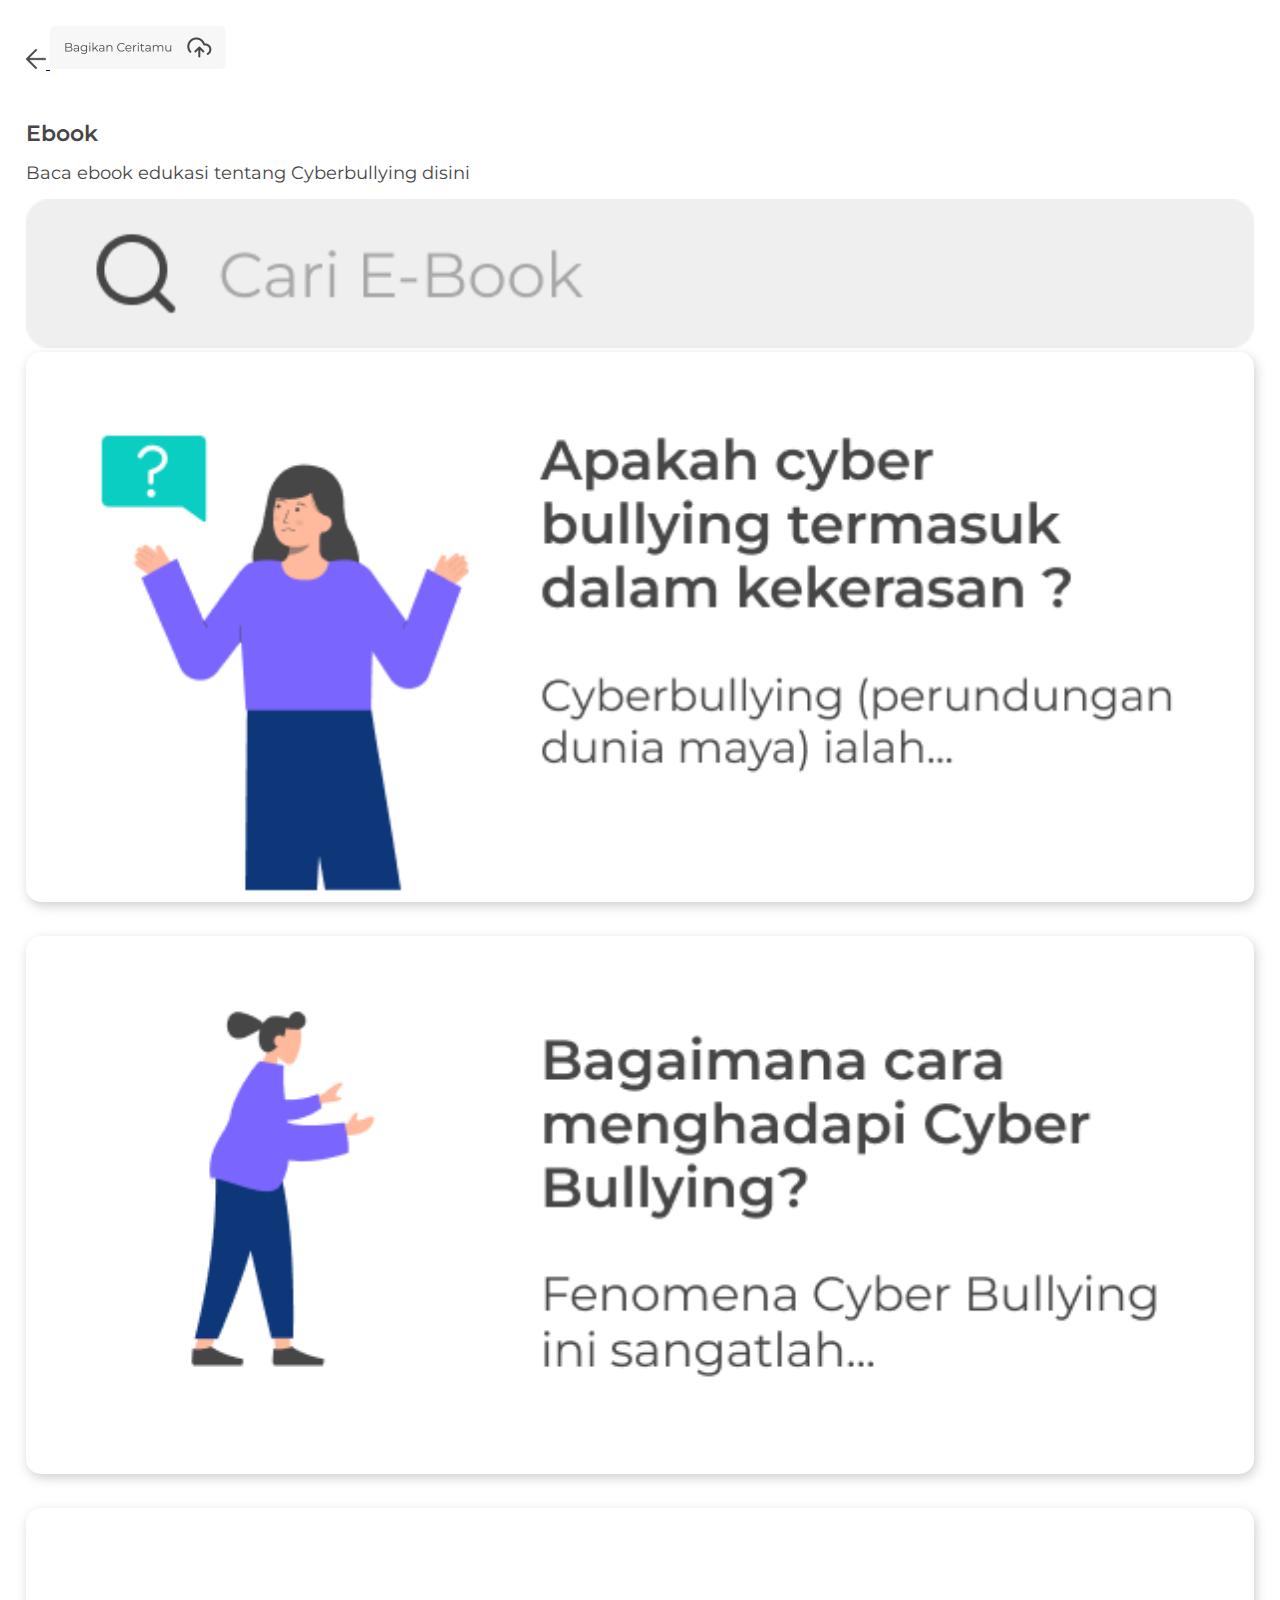
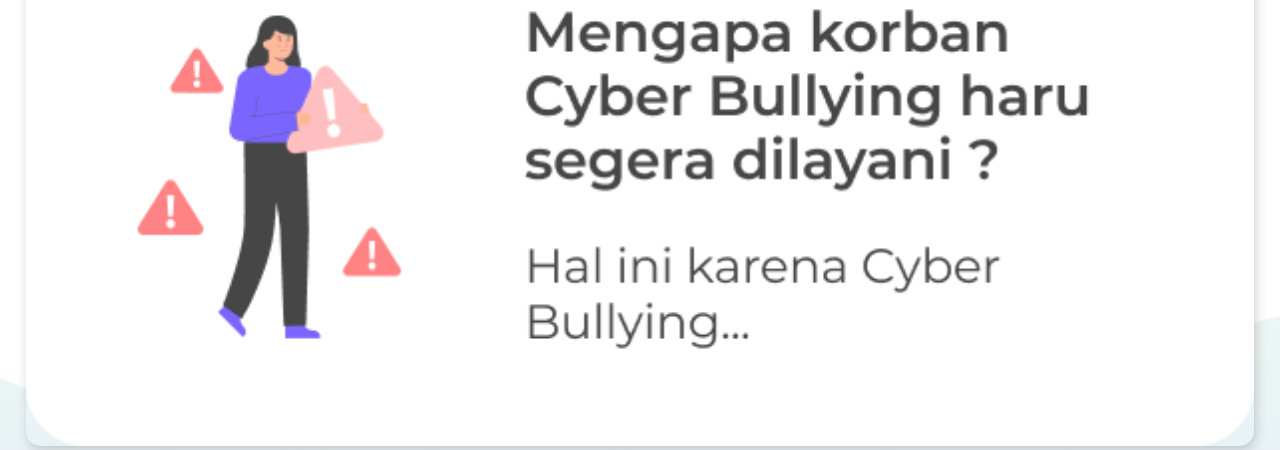
<file: ebook-index.html>
<!doctype html>
<html lang="en">
  <head>
    <meta charset="utf-8">
    <meta name="viewport" content="width=device-width, initial-scale=1">
    <title>home screen</title>
    <link href="https://cdn.jsdelivr.net/npm/bootstrap@5.2.2/dist/css/bootstrap.min.css" rel="stylesheet" integrity="sha384-Zenh87qX5JnK2Jl0vWa8Ck2rdkQ2Bzep5IDxbcnCeuOxjzrPF/et3URy9Bv1WTRi" crossorigin="anonymous">
    <link rel="stylesheet" href="ebook-style.css">
    <link rel="stylesheet" href="./asset/sweetalert2.min.css">

  </head>
  <body>
    <div class="navigationMenu pt-3 d-flex justify-content-between">
      <a href="home-index.html">
        <img src="./IMG/grid.png" class="tombol-back">
      </a>
      <a href="#">
        <img src="./IMG/navigasi/bagikan kisahmu.jpg" class="tombol-bagikankisah">
      </a>
    </div>
    
    <div class="heading">
        <h1>Ebook</h1>
        <h2>Baca ebook edukasi tentang Cyberbullying disini</h2>
    </div>
    <div class="searchbar mt-4">
      <img src="./IMG/search.png" class="img-searchbar" alt="img-searchbar">
    </div>

    <div class="daftar-ebook">
      <a href="#">
        <img src="./IMG/lanjutkan membaca ebook-ns.png" class="img-ebook-1 shadow mt-4"/>
      </a>
      <a href="#">
        <img src="./IMG/lanjutkan membaca ebook-ns-2.png" class="img-ebook-2 shadow mt-3"/>
      </a>
      <a href="#">
        <img src="./IMG/lanjutkan membaca ebook-ns-3.png" class="img-ebook-2 shadow mt-3"/>
      </a>
    </div>
    








    <!-- Js link------------- -->
    <script src=""></script>
    <script src="https://cdn.jsdelivr.net/npm/bootstrap@5.2.2/dist/js/bootstrap.bundle.min.js" integrity="sha384-OERcA2EqjJCMA+/3y+gxIOqMEjwtxJY7qPCqsdltbNJuaOe923+mo//f6V8Qbsw3" crossorigin="anonymous"></script>


  </body>


</html>
</file>
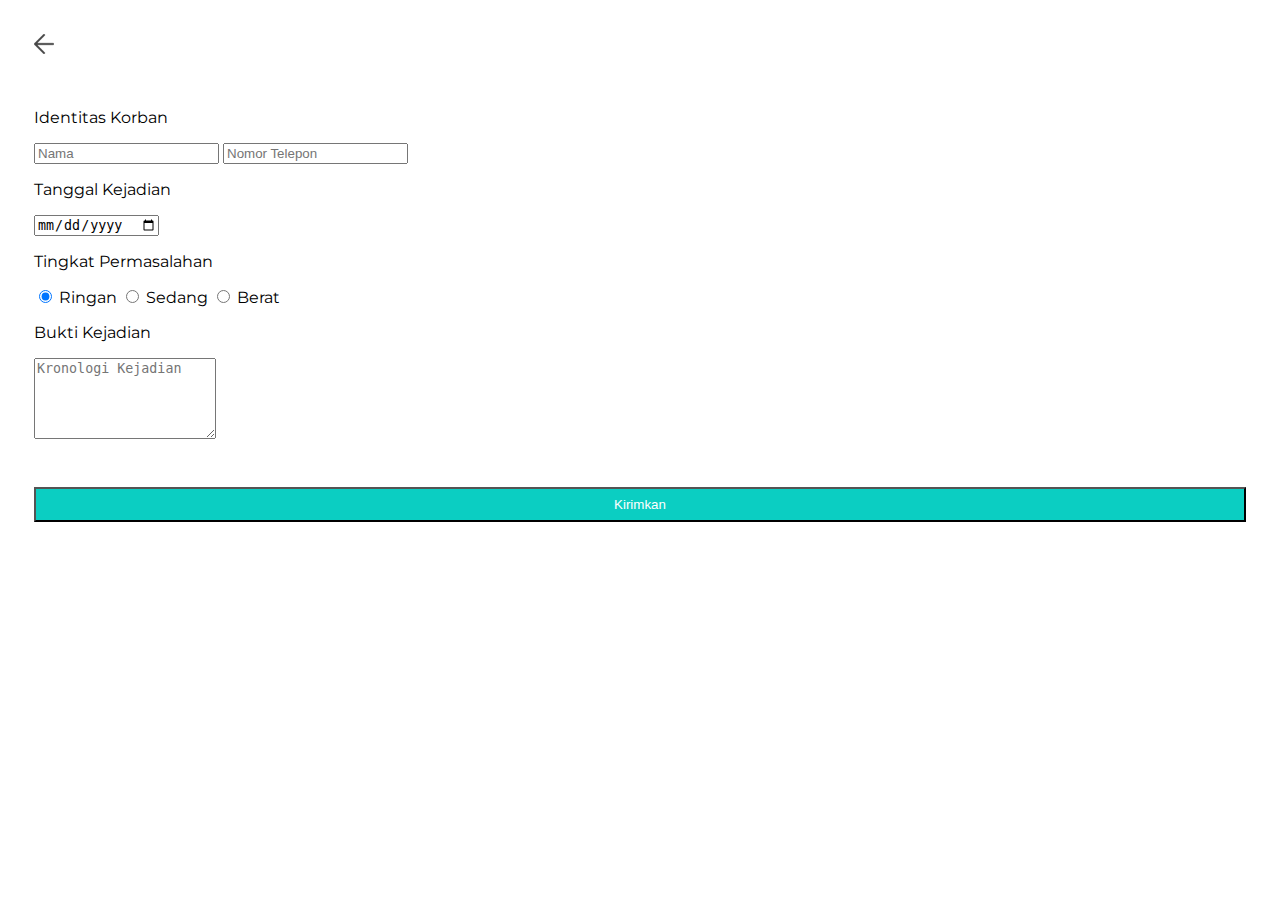
<file: form.html>
<!doctype html>
<html lang="en">
  <head>
    <meta charset="utf-8">
    <meta name="viewport" content="width=device-width, initial-scale=1">
    <title>SanCybu</title>
    <link href="https://cdn.jsdelivr.net/npm/bootstrap@5.2.2/dist/css/bootstrap.min.css" rel="stylesheet" integrity="sha384-Zenh87qX5JnK2Jl0vWa8Ck2rdkQ2Bzep5IDxbcnCeuOxjzrPF/et3URy9Bv1WTRi" crossorigin="anonymous">
    <link href="style.css" rel="stylesheet"/>
  </head>
  <body>
    <div class="navigationMenu pt-3">
      <a href="list-form.html">
        <img src="./IMG/grid.png" class="tombol-back">
      </a>
    </div>
    <div class="content">
      <p class="lead">Identitas Korban</p>
      <input type="text" class="form-control" id="nama" placeholder="Nama">
      <input type="text" class="form-control mt-2" id="nomortelepon" placeholder="Nomor Telepon">
      <p class="lead mt-3">Tanggal Kejadian</p>
      <input type="date" class="form-control" id="tanggallahir" placeholder="DD/MM/YY">

      <p class="lead mt-3">Tingkat Permasalahan</p>
      <div class="btn-group" role="group" aria-label="Basic radio toggle button group">
        <input type="radio" class="btn-check" name="btnradio" id="btnradio1" autocomplete="off" checked>
        <label class="btn btn-outline-success" for="btnradio1">Ringan</label>
      
        <input type="radio" class="btn-check" name="btnradio" id="btnradio2" autocomplete="off">
        <label class="btn btn-outline-warning" for="btnradio2">Sedang</label>
      
        <input type="radio" class="btn-check" name="btnradio" id="btnradio3" autocomplete="off">
        <label class="btn btn-outline-danger" for="btnradio3">Berat</label>
      </div>

      <p class="lead mt-3">Bukti Kejadian</p>
      <textarea class="form-control" id="kronologikejadian" placeholder="Kronologi Kejadian" rows="5"></textarea>
      <div class="tombol">
        <a href="home-index2.html">
          <button type="button" class="btn btn-light kirimkan fw-semibold rounded-2" onclick="fungsiKirimkan()">Kirimkan</button>
        </a>
      </div>
    </div>
    




    <script src="./script.js"></script>
    <script src="https://cdn.jsdelivr.net/npm/bootstrap@5.2.2/dist/js/bootstrap.bundle.min.js" integrity="sha384-OERcA2EqjJCMA+/3y+gxIOqMEjwtxJY7qPCqsdltbNJuaOe923+mo//f6V8Qbsw3" crossorigin="anonymous"></script>

  </body>
</html>
</file>
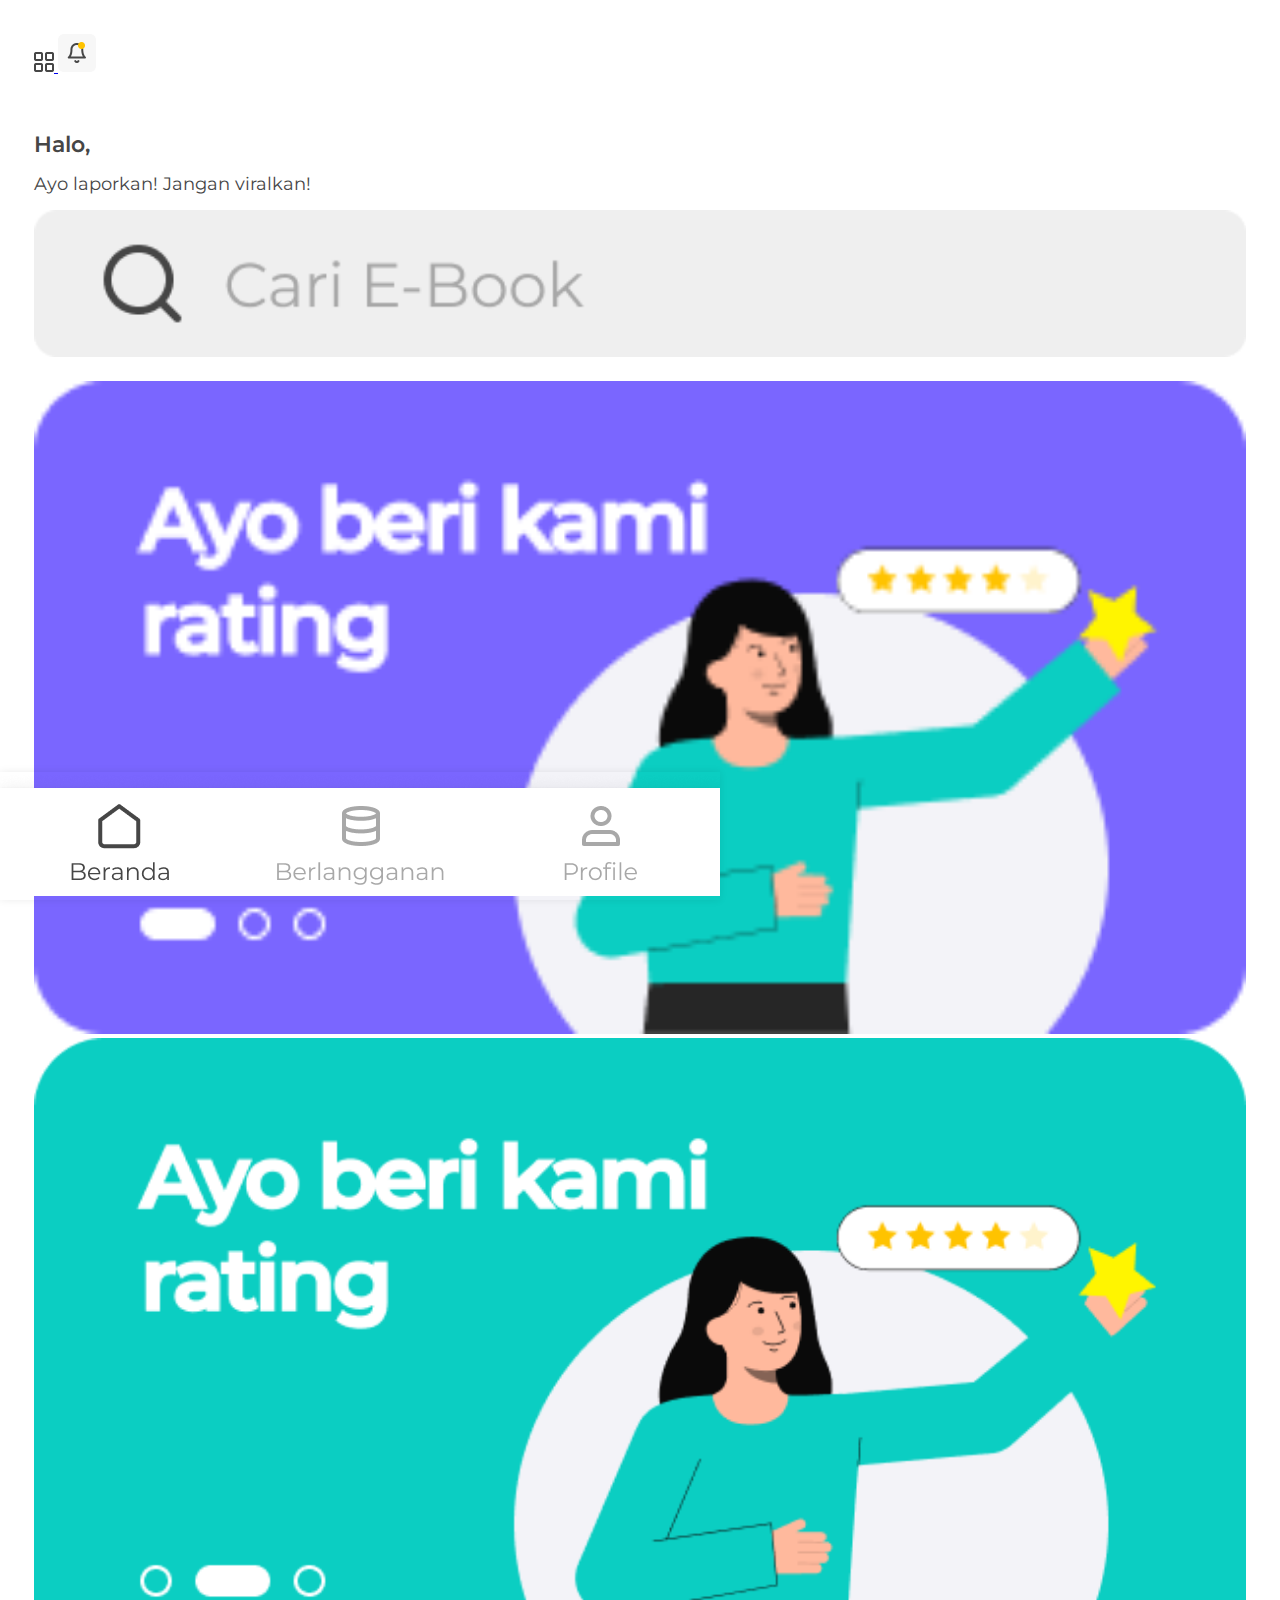
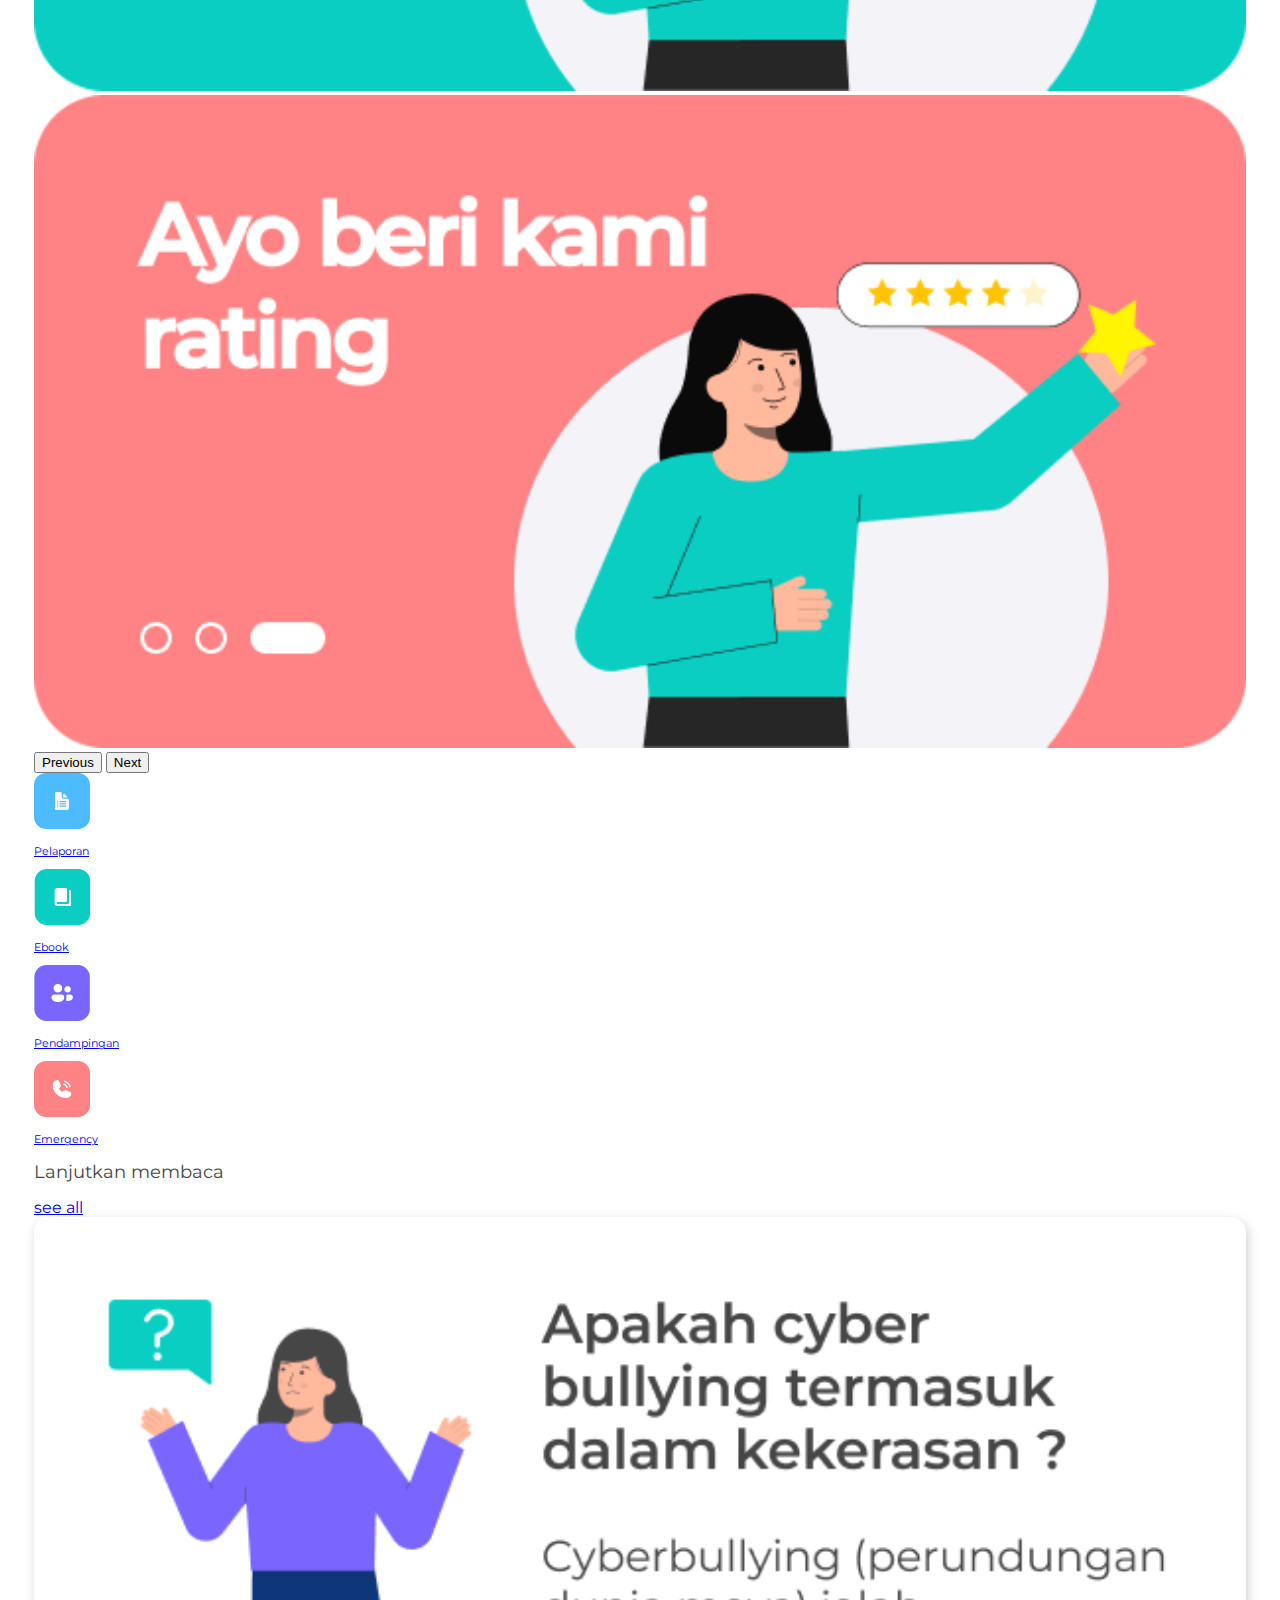
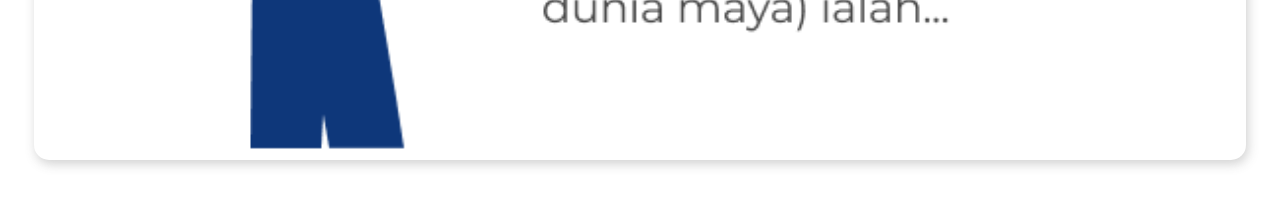
<file: home-index.html>
<!doctype html>
<html lang="en">
  <head>
    <meta charset="utf-8">
    <meta name="viewport" content="width=device-width, initial-scale=1">
    <title>home screen</title>
    <link href="https://cdn.jsdelivr.net/npm/bootstrap@5.2.2/dist/css/bootstrap.min.css" rel="stylesheet" integrity="sha384-Zenh87qX5JnK2Jl0vWa8Ck2rdkQ2Bzep5IDxbcnCeuOxjzrPF/et3URy9Bv1WTRi" crossorigin="anonymous">
    <link rel="stylesheet" href="home-style.css">
    <link rel="stylesheet" href="./asset/sweetalert2.min.css">

  </head>
  <body>
    <div class="navigationMenu pt-3 d-flex justify-content-between">
      <a href="#">
        <img src="./IMG/navigasi/kiri atas.png" class="tombol-chocolate-navigationMenu">
      </a>
      <a href="#">
        <img src="./IMG/navigasi/notification.png" class="tombol-notification-navigationMenu">
      </a>
    </div>

    <div class="heading">
        <h1>Halo,</h1>
        <h2>Ayo laporkan! Jangan viralkan!</h2>
    </div>
    <div class="searchbar mt-3">
      <img src="./IMG/search.png" class="img-searchbar" alt="img-searchbar">
    </div>







    <!-- ------------------------------------------------------------------------------ -->
    <div id="carouselExampleControls" class="carousel slide" data-bs-ride="carousel" style="margin-top: 20px;width: 100%;margin-right: auto;margin-left: auto;">
      <div class="carousel-inner" style="border-radius: 12px;">
        <div class="carousel-item active">
          <img src="./IMG/banner-ns.png" class="img-banner d-block w-100" alt="..."><!--Ganti Slide Banner dibagian src-->
        </div>
        <div class="carousel-item">
          <img src="./IMG/banner2-ns.png" class="img-banner d-block w-100" alt="..."><!--Ganti Slide Banner dibagian src-->
        </div>
        <div class="carousel-item">
          <img src="./IMG/banner3-ns.png" class="img-banner d-block w-100" alt="..."><!--Ganti Slide Banner dibagian src-->
        </div>
      </div>
          <button class="carousel-control-prev opacity-0" type="button" data-bs-target="#carouselExampleControls" data-bs-slide="prev">
            <span class="carousel-control-prev-icon" aria-hidden="true"></span>
            <span class="visually-hidden">Previous</span>
          </button>
          <button class="carousel-control-next opacity-0" type="button" data-bs-target="#carouselExampleControls" data-bs-slide="next">
            <span class="carousel-control-next-icon" aria-hidden="true"></span>
            <span class="visually-hidden">Next</span>
          </button>
    </div>


    <!-- ------------------------------------------------------------------------------ -->
    <div class="4-fitur">
      <div class="d-flex justify-content-around mt-4">
        <a href="list-form.html" class="button-position text-center">
          <img src="IMG/icon fitur/pelaporan.png" class="button-size"/>
          <p class="text-size pt-1">Pelaporan</p>
        </a>
        <a href="ebook-index.html" class="button-position text-center">
          <img src="IMG/icon fitur/ebook.png" class="button-size"/>
          <p class="text-size pt-1">Ebook</p>
        </a>
        <a href="https://api.whatsapp.com/send/?phone=082136987639&text=hi+aku+membutuhkan+pendampingan&type=phone_number&app_absent=0" class="button-position text-center">
          <img src="IMG/icon fitur/pendampingan.png" class="button-size"/>
          <p class="text-size pt-1">Pendampingan</p>
        </a>
        <a href="#" class="button-position text-center">
          <img src="IMG/icon fitur/emergecy.png" class="button-size" id="btn_emergency"/>
          <p class="text-size pt-1">Emergency</p>
        </a>
      </div>
    </div>

    <div class="d-flex justify-content-between mt-3">
        <h2>Lanjutkan membaca</h2>
        <a href="ebook-index.html" class="fw-bold">see all</a>
    </div>

    <img src="./IMG/lanjutkan membaca ebook-ns.png" class="img-banner shadow mt-3"/>







    <!-- Js link------------- -->
    <script src="home-script.js"></script>
    <script src="https://cdn.jsdelivr.net/npm/bootstrap@5.2.2/dist/js/bootstrap.bundle.min.js" integrity="sha384-OERcA2EqjJCMA+/3y+gxIOqMEjwtxJY7qPCqsdltbNJuaOe923+mo//f6V8Qbsw3" crossorigin="anonymous"></script>
    <script src="./asset/sweetalert2.min.js"></script>


  </body>

  <section class="footer">
    <div class="navigationbar">
      <img src="./IMG/navigasi/5.png" class="img-banner" alt="">
    </div>
  </section>

</html>
</file>
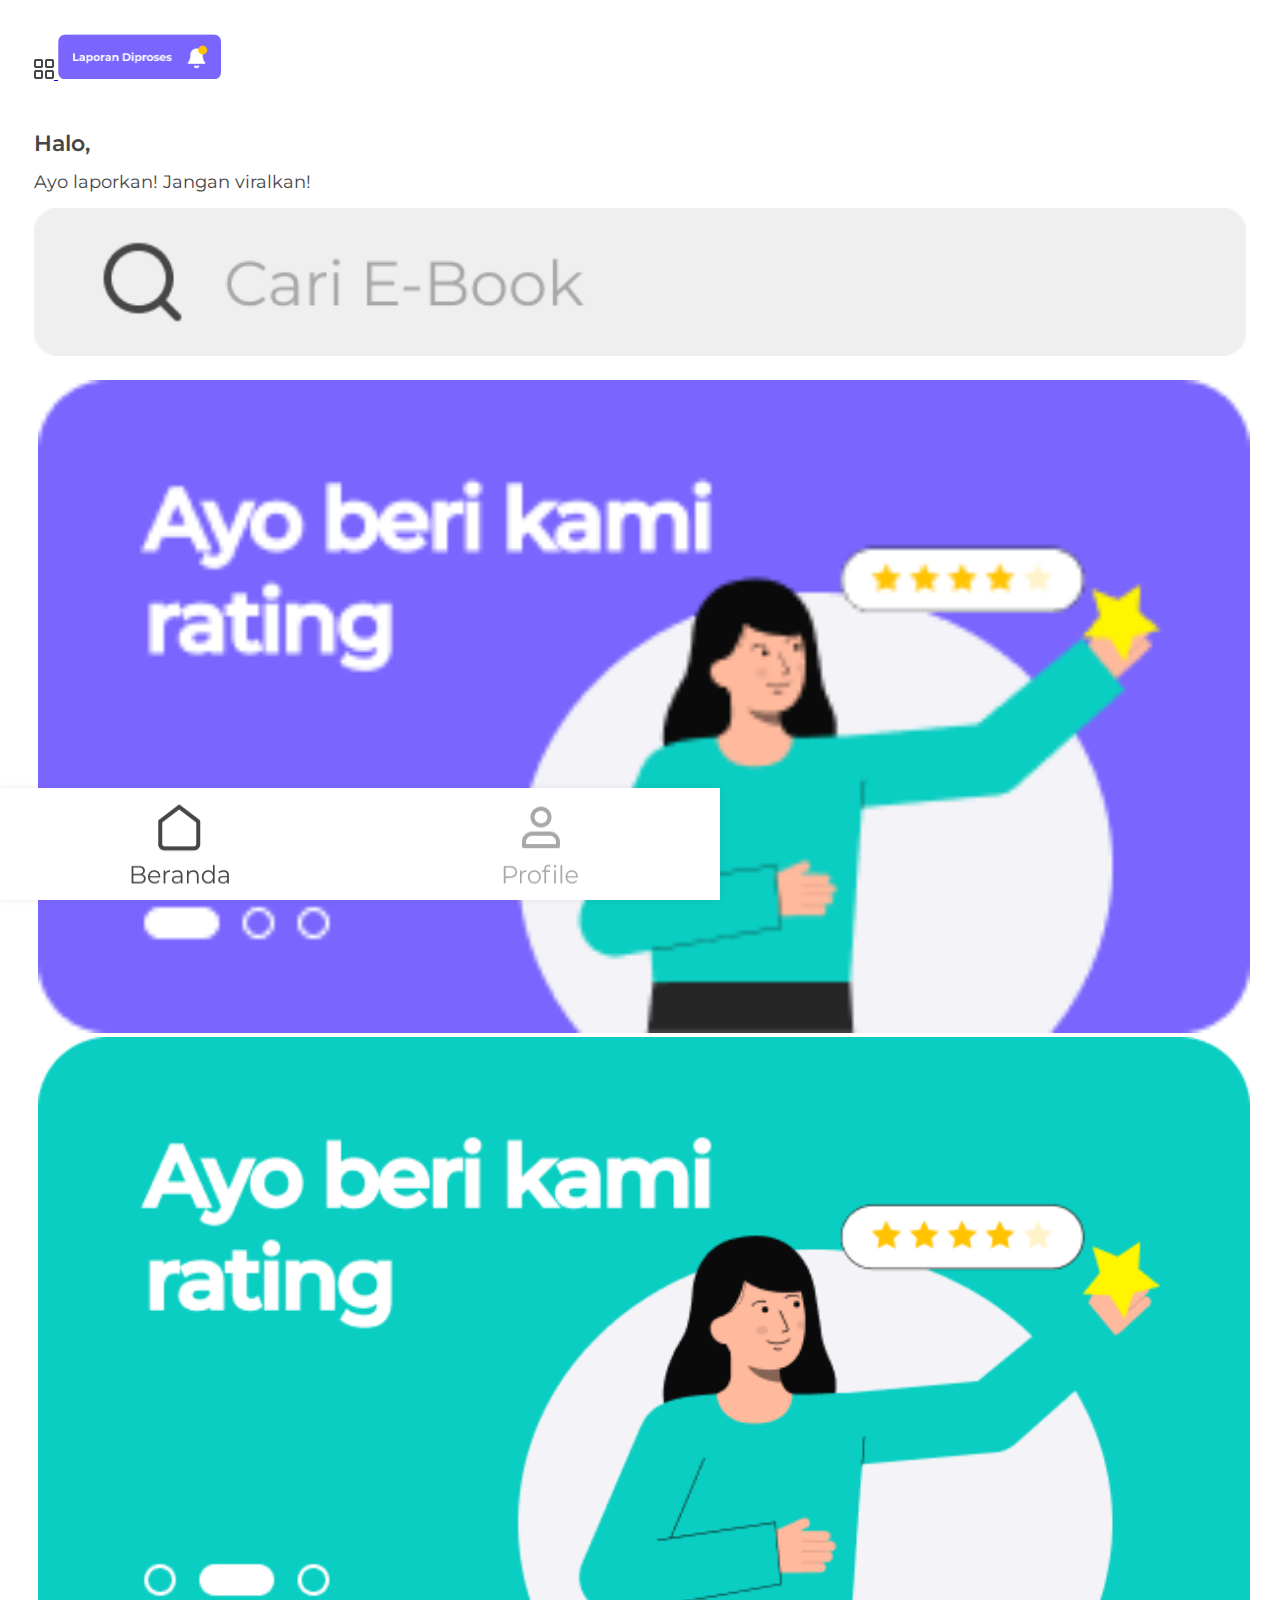
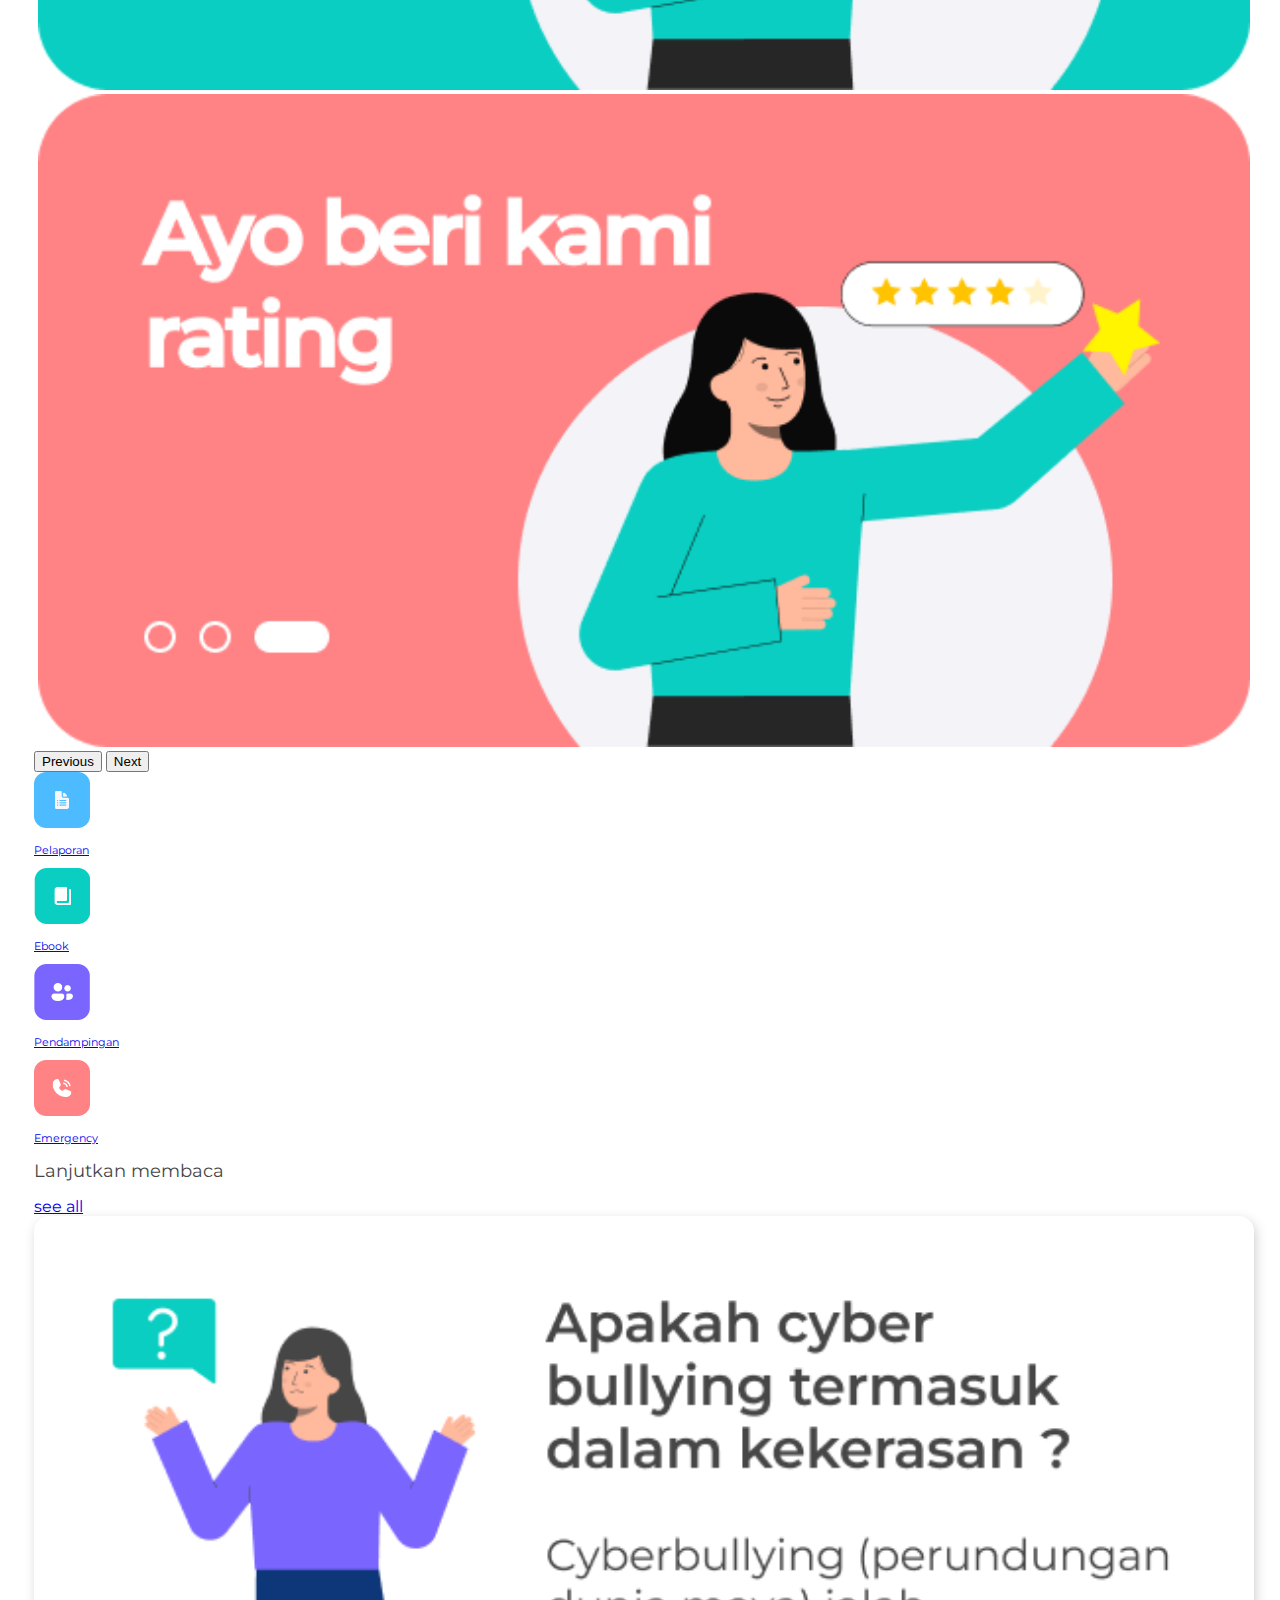
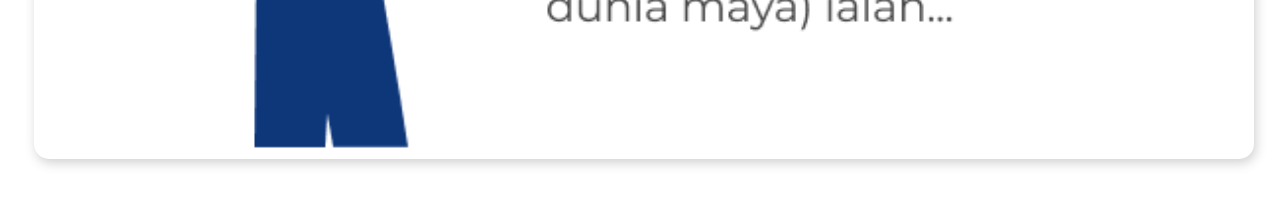
<file: home-index2.html>
<!doctype html>
<html lang="en">
  <head>
    <meta charset="utf-8">
    <meta name="viewport" content="width=device-width, initial-scale=1">
    <title>SanCybu Demo</title>
    <link href="https://cdn.jsdelivr.net/npm/bootstrap@5.2.2/dist/css/bootstrap.min.css" rel="stylesheet" integrity="sha384-Zenh87qX5JnK2Jl0vWa8Ck2rdkQ2Bzep5IDxbcnCeuOxjzrPF/et3URy9Bv1WTRi" crossorigin="anonymous">
    <link rel="stylesheet" href="home-style2.css">
    <link rel="stylesheet" href="./asset/sweetalert2.min.css">

  </head>
  <body>
    <div class="navigationMenu pt-2 d-flex justify-content-between">
      <a href="#">
        <img src="./IMG/navigasi/kiri atas.png" class="tombol-chocolate-navigationMenu mt-3">
      </a>
      <a href="home-index3.html"> 
        <img src="./IMG/navigasi/notification-diproses.jpg" class="tombol-notification-navigationMenu mt-1">
      </a>
    </div>

    <div class="heading">
        <h1>Halo,</h1>
        <h2>Ayo laporkan! Jangan viralkan!</h2>
    </div>
    <div class="searchbar mt-3">
      <img src="./IMG/search.png" class="img-searchbar" alt="img-searchbar">
    </div>







    <!-- ------------------------------------------------------------------------------ -->
    <div id="carouselExampleControls" class="carousel slide" data-bs-ride="carousel" style="margin-top: 20px;width: 100%;margin-right: auto;margin-left: auto;">
      <div class="carousel-inner" style="border-radius: 12px;">
        <div class="carousel-item active">
          <img src="./IMG/banner-ns.png" class="img-banner d-block w-100" alt="..."><!--Ganti Slide Banner dibagian src-->
        </div>
        <div class="carousel-item">
          <img src="./IMG/banner2-ns.png" class="img-banner d-block w-100" alt="..."><!--Ganti Slide Banner dibagian src-->
        </div>
        <div class="carousel-item">
          <img src="./IMG/banner3-ns.png" class="img-banner d-block w-100" alt="..."><!--Ganti Slide Banner dibagian src-->
        </div>
      </div>
          <button class="carousel-control-prev opacity-0" type="button" data-bs-target="#carouselExampleControls" data-bs-slide="prev">
            <span class="carousel-control-prev-icon" aria-hidden="true"></span>
            <span class="visually-hidden">Previous</span>
          </button>
          <button class="carousel-control-next opacity-0" type="button" data-bs-target="#carouselExampleControls" data-bs-slide="next">
            <span class="carousel-control-next-icon" aria-hidden="true"></span>
            <span class="visually-hidden">Next</span>
          </button>
    </div>


    <!-- ------------------------------------------------------------------------------ -->
    <div class="4-fitur">
      <div class="d-flex justify-content-around mt-4">
        <a href="list-form.html" class="button-position text-center">
          <img src="IMG/icon fitur/pelaporan.png" class="button-size"/>
          <p class="text-size pt-1">Pelaporan</p>
        </a>
        <a href="ebook-index.html" class="button-position text-center">
          <img src="IMG/icon fitur/ebook.png" class="button-size"/>
          <p class="text-size pt-1">Ebook</p>
        </a>
        <a href="https://api.whatsapp.com/send/?phone=082136987639&text=hi+aku+membutuhkan+pendampingan&type=phone_number&app_absent=0" class="button-position text-center">
          <img src="IMG/icon fitur/pendampingan.png" class="button-size"/>
          <p class="text-size pt-1">Pendampingan</p>
        </a>
        <a href="#" class="button-position text-center">
          <img src="IMG/icon fitur/emergecy.png" class="button-size" id="btn_emergency"/>
          <p class="text-size pt-1">Emergency</p>
        </a>
      </div>
    </div>

    <div class="d-flex justify-content-between mt-3">
        <h2>Lanjutkan membaca</h2>
        <a href="ebook-index.html" class="fw-bold">see all</a>
    </div>

    <section class="ebook">
      <a href="#">
        <img src="./IMG/lanjutkan membaca ebook-ns.png" class="img-banner shadow mt-3"/>
      </a>
    </section>







    <!-- Js link------------- -->
    <script src="home-script.js"></script>
    <script src="https://cdn.jsdelivr.net/npm/bootstrap@5.2.2/dist/js/bootstrap.bundle.min.js" integrity="sha384-OERcA2EqjJCMA+/3y+gxIOqMEjwtxJY7qPCqsdltbNJuaOe923+mo//f6V8Qbsw3" crossorigin="anonymous"></script>
    <script src="./asset/sweetalert2.min.js"></script>


  </body>

  <footer>
    <div class="navigationbar">
      <a href="#"><img src="./IMG/navigasi/Tab Bars left-active.jpg" class="nav-img" alt=""></a>
      <a href="profile.html"><img src="./IMG/navigasi/Tab Bars right.jpg" class="nav-img" alt=""></a>
    </div>
  </footer>

</html>
</file>
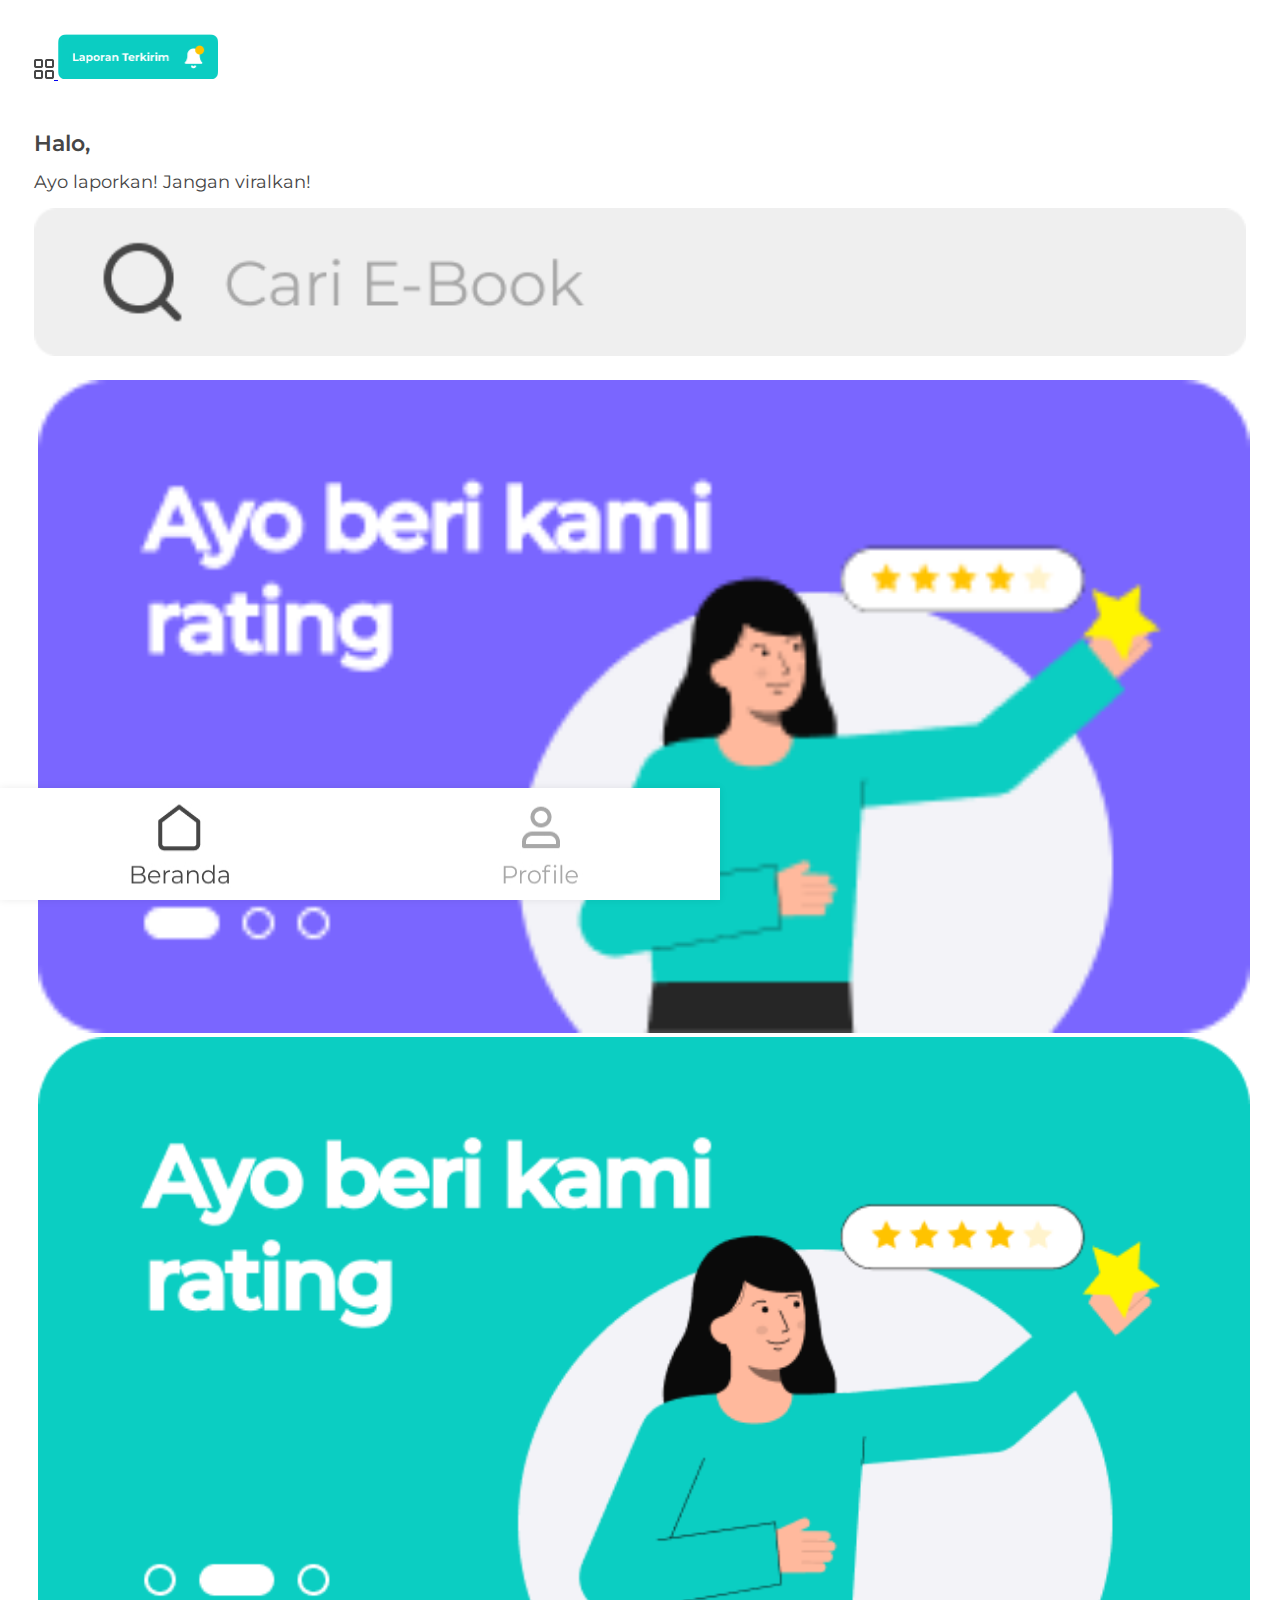
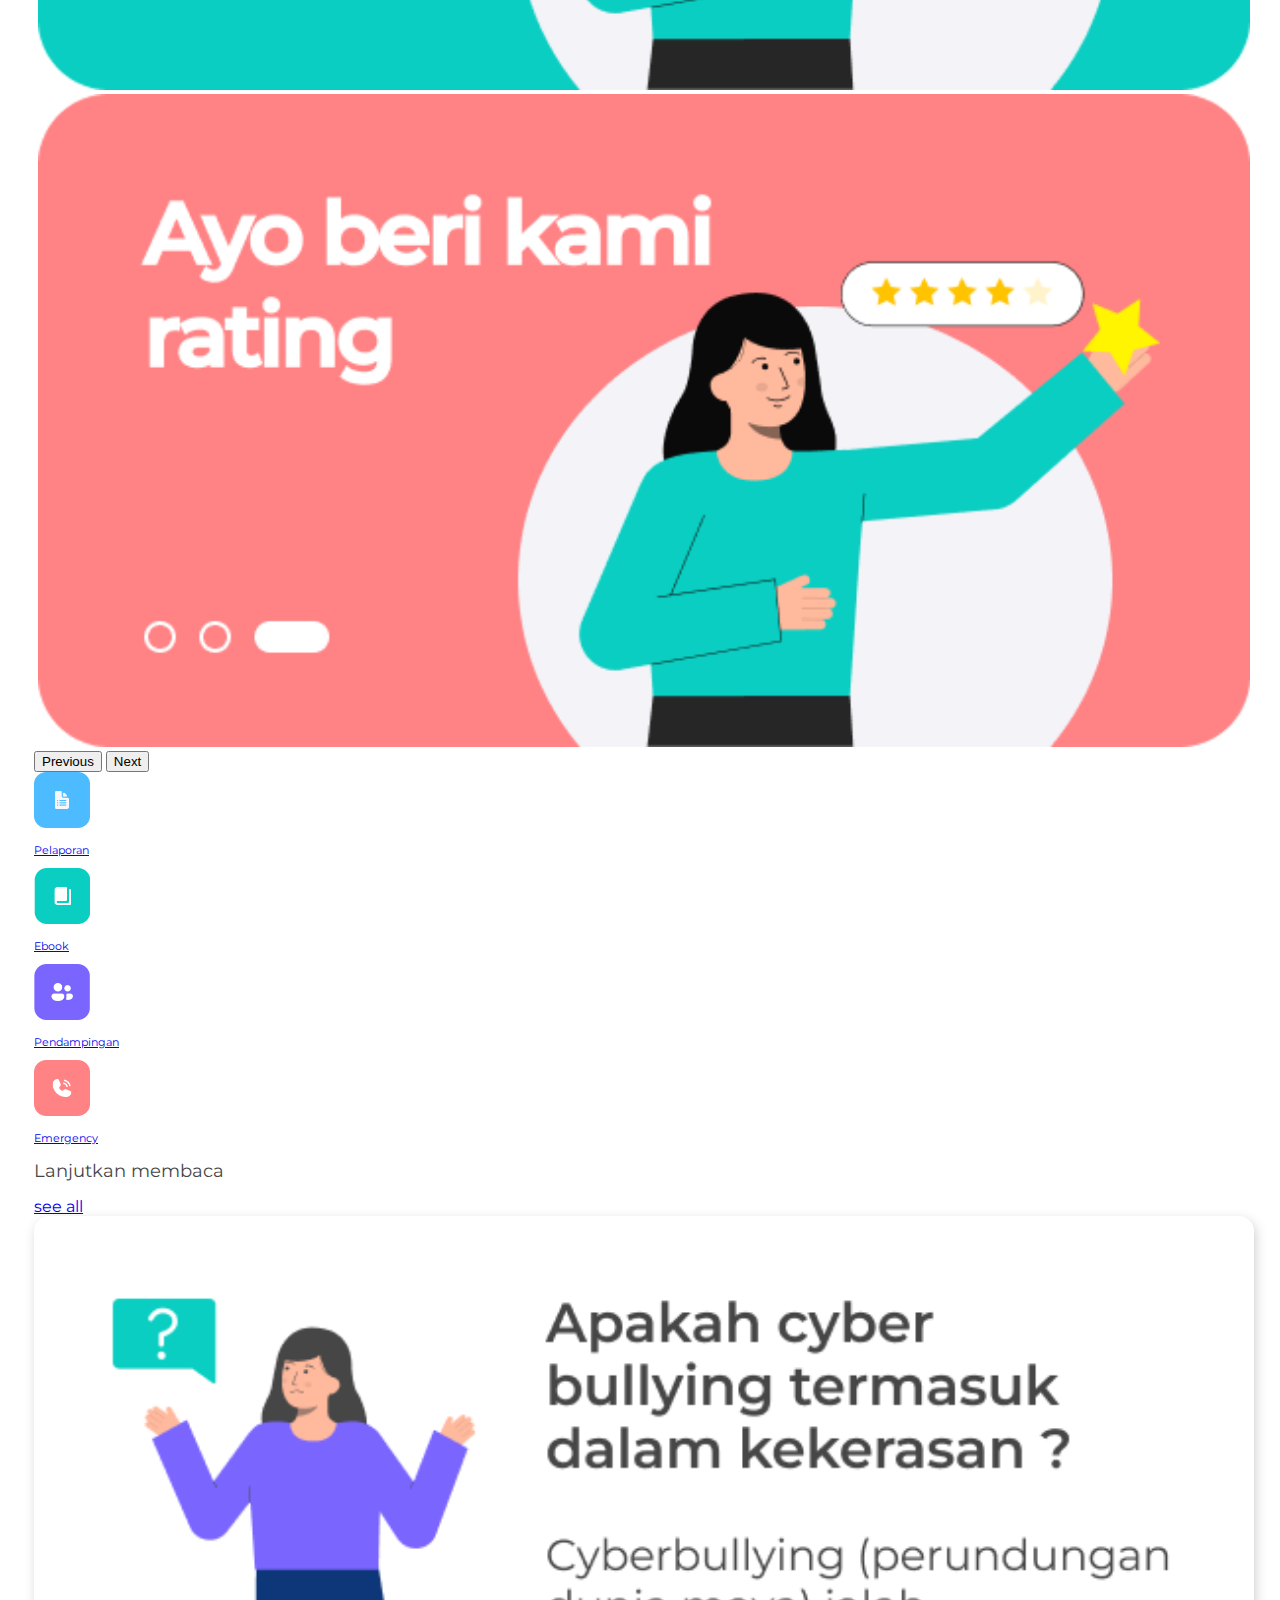
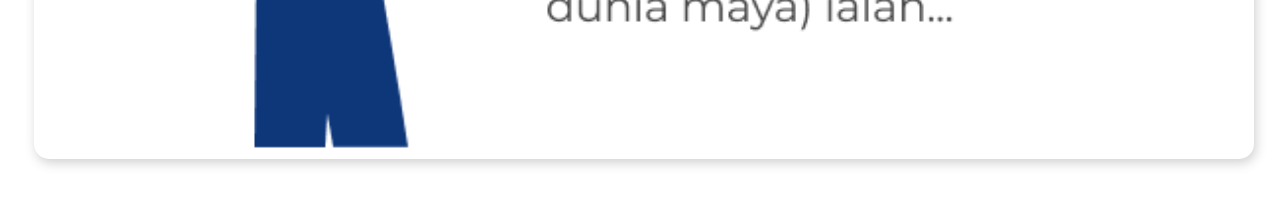
<file: home-index3.html>
<!doctype html>
<html lang="en">
  <head>
    <meta charset="utf-8">
    <meta name="viewport" content="width=device-width, initial-scale=1">
    <title>SanCybu Demo</title>
    <link href="https://cdn.jsdelivr.net/npm/bootstrap@5.2.2/dist/css/bootstrap.min.css" rel="stylesheet" integrity="sha384-Zenh87qX5JnK2Jl0vWa8Ck2rdkQ2Bzep5IDxbcnCeuOxjzrPF/et3URy9Bv1WTRi" crossorigin="anonymous">
    <link rel="stylesheet" href="home-style3.css">
    <link rel="stylesheet" href="./asset/sweetalert2.min.css">

  </head>
  <body>
    <div class="navigationMenu pt-2 d-flex justify-content-between">
      <a href="#">
        <img src="./IMG/navigasi/kiri atas.png" class="tombol-chocolate-navigationMenu mt-3">
      </a>
      <a href="#">
        <img src="./IMG/navigasi/notification-terkirim.jpg" class="tombol-notification-navigationMenu mt-1">
      </a>
    </div>

    <div class="heading">
        <h1>Halo,</h1>
        <h2>Ayo laporkan! Jangan viralkan!</h2>
    </div>
    <div class="searchbar mt-3">
      <img src="./IMG/search.png" class="img-searchbar" alt="img-searchbar">
    </div>







    <!-- ------------------------------------------------------------------------------ -->
    <div id="carouselExampleControls" class="carousel slide" data-bs-ride="carousel" style="margin-top: 20px;width: 100%;margin-right: auto;margin-left: auto;">
      <div class="carousel-inner" style="border-radius: 12px;">
        <div class="carousel-item active">
          <img src="./IMG/banner-ns.png" class="img-banner d-block w-100" alt="..."><!--Ganti Slide Banner dibagian src-->
        </div>
        <div class="carousel-item">
          <img src="./IMG/banner2-ns.png" class="img-banner d-block w-100" alt="..."><!--Ganti Slide Banner dibagian src-->
        </div>
        <div class="carousel-item">
          <img src="./IMG/banner3-ns.png" class="img-banner d-block w-100" alt="..."><!--Ganti Slide Banner dibagian src-->
        </div>
      </div>
          <button class="carousel-control-prev opacity-0" type="button" data-bs-target="#carouselExampleControls" data-bs-slide="prev">
            <span class="carousel-control-prev-icon" aria-hidden="true"></span>
            <span class="visually-hidden">Previous</span>
          </button>
          <button class="carousel-control-next opacity-0" type="button" data-bs-target="#carouselExampleControls" data-bs-slide="next">
            <span class="carousel-control-next-icon" aria-hidden="true"></span>
            <span class="visually-hidden">Next</span>
          </button>
    </div>


    <!-- ------------------------------------------------------------------------------ -->
    <div class="4-fitur">
      <div class="d-flex justify-content-around mt-4">
        <a href="list-form.html" class="button-position text-center">
          <img src="IMG/icon fitur/pelaporan.png" class="button-size"/>
          <p class="text-size pt-1">Pelaporan</p>
        </a>
        <a href="ebook-index.html" class="button-position text-center">
          <img src="IMG/icon fitur/ebook.png" class="button-size"/>
          <p class="text-size pt-1">Ebook</p>
        </a>
        <a href="https://api.whatsapp.com/send/?phone=082136987639&text=hi+aku+membutuhkan+pendampingan&type=phone_number&app_absent=0" class="button-position text-center">
          <img src="IMG/icon fitur/pendampingan.png" class="button-size"/>
          <p class="text-size pt-1">Pendampingan</p>
        </a>
        <a href="#" class="button-position text-center">
          <img src="IMG/icon fitur/emergecy.png" class="button-size" id="btn_emergency"/>
          <p class="text-size pt-1">Emergency</p>
        </a>
      </div>
    </div>

    <div class="d-flex justify-content-between mt-3">
        <h2>Lanjutkan membaca</h2>
        <a href="ebook-index.html" class="fw-bold">see all</a>
    </div>

    <section class="ebook">
      <a href="#">
        <img src="./IMG/lanjutkan membaca ebook-ns.png" class="img-banner shadow mt-3"/>
      </a>
    </section>







    <!-- Js link------------- -->
    <script src="home-script.js"></script>
    <script src="https://cdn.jsdelivr.net/npm/bootstrap@5.2.2/dist/js/bootstrap.bundle.min.js" integrity="sha384-OERcA2EqjJCMA+/3y+gxIOqMEjwtxJY7qPCqsdltbNJuaOe923+mo//f6V8Qbsw3" crossorigin="anonymous"></script>
    <script src="./asset/sweetalert2.min.js"></script>


  </body>

  <footer>
    <div class="navigationbar">
      <a href="#"><img src="./IMG/navigasi/Tab Bars left-active.jpg" class="nav-img" alt=""></a>
      <a href="profile.html"><img src="./IMG/navigasi/Tab Bars right.jpg" class="nav-img" alt=""></a>
    </div>
  </footer>

</html>
</file>
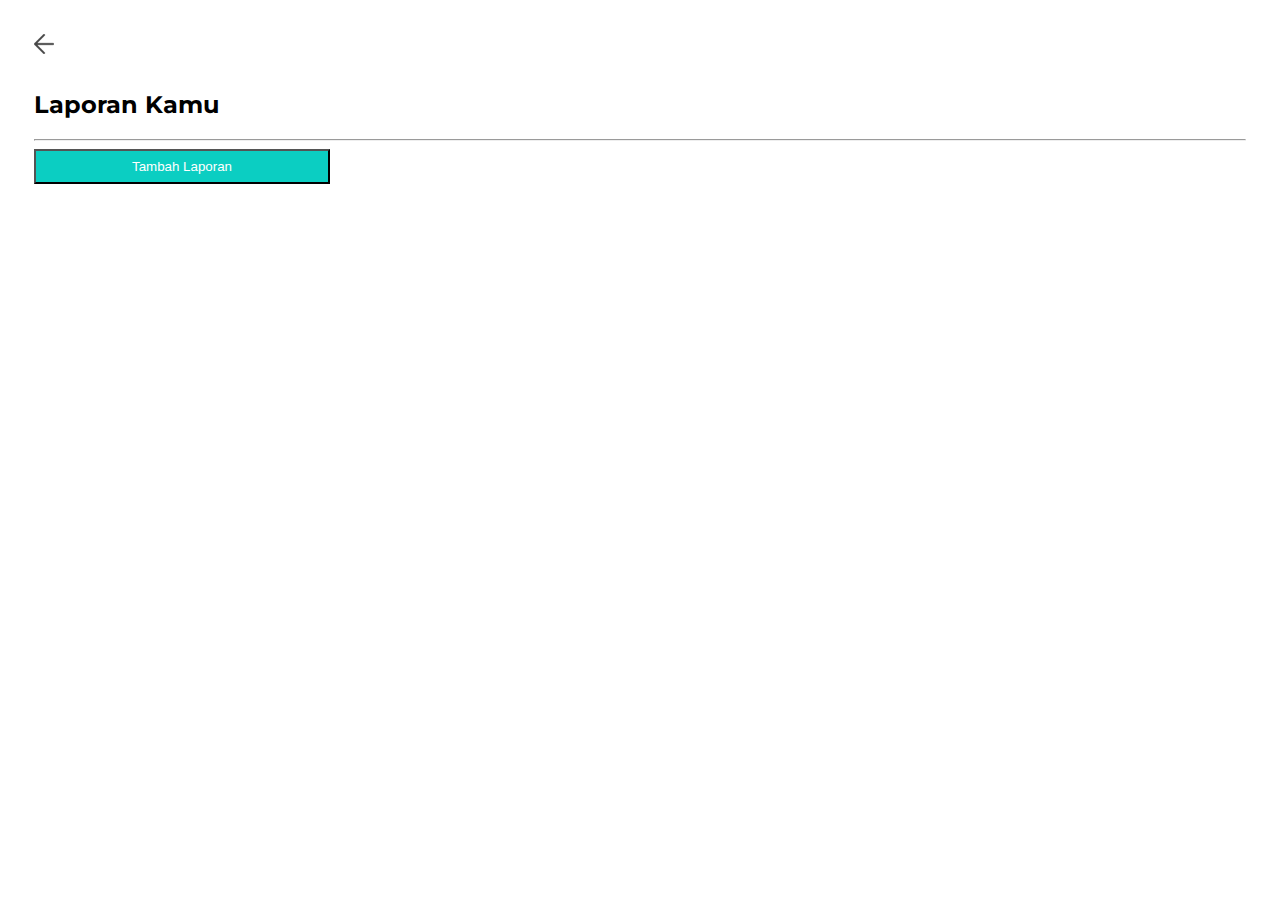
<file: list-form.html>
<!DOCTYPE html>
<html lang="en">
  <head>
    <meta charset="utf-8" />
    <meta name="viewport" content="width=device-width, initial-scale=1" />
    <title>SanCybu</title>
    <link href="https://cdn.jsdelivr.net/npm/bootstrap@5.2.2/dist/css/bootstrap.min.css" rel="stylesheet" integrity="sha384-Zenh87qX5JnK2Jl0vWa8Ck2rdkQ2Bzep5IDxbcnCeuOxjzrPF/et3URy9Bv1WTRi" crossorigin="anonymous" />
    <link href="style.css" rel="stylesheet" />
  </head>
  <body onload="fungsiListPelaporan()">
    <div class="navigationMenu pt-3">
      <a href="home-index.html">
        <img src="./IMG/grid.png" class="tombol-back">
      </a>
    </div>
    

    <div class="content-2">
      <h2 class="text-center">Laporan Kamu</h2>
      <hr />
      <div class="d-flex justify-content-center">
        <a href="./form.html" class="tombol-tambah-laporan">
          <button type="button" class="btn fw-semibold rounded-2" style="padding: 8px 6rem;background-color: #0BCEC2;color: #fff;">Tambah Laporan</button>
        </a>
      </div>
    <div class="pt-2" id="list-laporan"></div> 
    </div>

    <script src="./script.js"></script>
    <script src="https://cdn.jsdelivr.net/npm/bootstrap@5.2.2/dist/js/bootstrap.bundle.min.js" integrity="sha384-OERcA2EqjJCMA+/3y+gxIOqMEjwtxJY7qPCqsdltbNJuaOe923+mo//f6V8Qbsw3" crossorigin="anonymous"></script>
  </body>
</html>
</file>
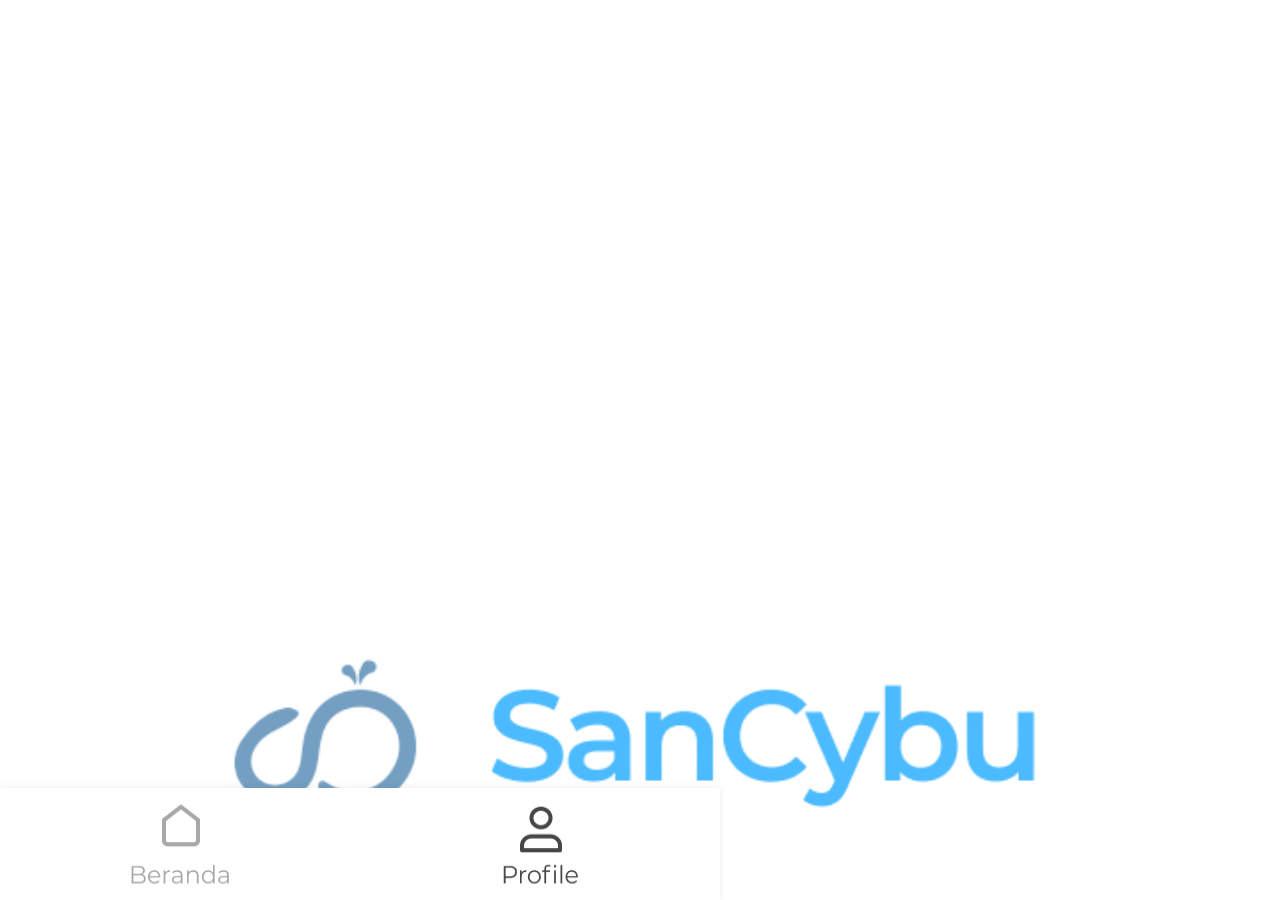
<file: profile.html>
<!doctype html>
<html lang="en">
  <head>
    <meta charset="utf-8">
    <meta name="viewport" content="width=device-width, initial-scale=1">
    <title>SanCybu</title>
    <link href="https://cdn.jsdelivr.net/npm/bootstrap@5.2.2/dist/css/bootstrap.min.css" rel="stylesheet" integrity="sha384-Zenh87qX5JnK2Jl0vWa8Ck2rdkQ2Bzep5IDxbcnCeuOxjzrPF/et3URy9Bv1WTRi" crossorigin="anonymous">
    <link href="profile.css" rel="stylesheet"/>
  </head>
  <body>
    

    




    <script src=""></script>
    <script src="https://cdn.jsdelivr.net/npm/bootstrap@5.2.2/dist/js/bootstrap.bundle.min.js" integrity="sha384-OERcA2EqjJCMA+/3y+gxIOqMEjwtxJY7qPCqsdltbNJuaOe923+mo//f6V8Qbsw3" crossorigin="anonymous"></script>

  </body>
  
  <footer>
    <div class="navigationbar">
      <a href="home-index.html"><img src="./IMG/navigasi/Tab Bars left.jpg" class="nav-img" alt=""></a>
      <a href="#"><img src="./IMG/navigasi/Tab Bars right-active.png" class="nav-img" alt=""></a>
    </div>
  </footer>

</html>
</file>
<file: ebook-style.css>
@import url('https://fonts.googleapis.com/css2?family=Montserrat:ital,wght@0,200;0,300;0,400;0,600;1,100&display=swap');

html{
    background-image: url('./IMG/background-1.jpg');
    background-repeat: no-repeat;
    background-position: absolute;
    background-size: 100%;
    width: 100vw;
    height: 100vh;

}
body{
    font-family: 'Montserrat', sans-serif;
    /* background-color: #FFFF; */
    margin: 26px 26px 26px 26px;

    /* padding: 26px 26px 0px 26px; */
}
h1{
    font-weight: 600;
    font-size: 22px;
    color: #464646;
}
h2{
    font-weight: 400;
    font-size: 18px;
    color: #464646;
}
.heading{
    padding-top: 32px;
}


.img-searchbar{
    width: 100%;
    height: 100%;
}
.img-ebook-1{
    width: 100%;
    height: 100%;
}
.img-ebook-2{
    width: 100%;
    height: 100%;
    margin-top: 30px;
}
.shadow{
    box-shadow: 2px 4px 11px rgba(70, 70, 70, 0.25);
    border-radius: 15px;
}

.tombol-bagikankisah{
    width: 176px;
    height: 43px;
}
.tombol-back {
    width: 20px;
    height: 20px;
}
</file>
<file: style.css>
@import url('https://fonts.googleapis.com/css2?family=Montserrat:ital,wght@0,200;0,300;0,400;0,600;1,100&display=swap');

html{
    margin: 26px 26px 26px 26px;

}

body{
    font-family: 'Montserrat', sans-serif;
    background-color: #FFFF;
    /* padding: 26px 26px 0px 26px; */
}

.content{
    padding-top: 34px;
}

.content-2{
    padding-top: 12px;
}
.tombol{
    padding-top: 34px;
}
.kirimkan{
    background-color: #0BCEC2;
    width: 100%;
    margin: 10px 0px;
    color: #FFFF;
    padding: 8px 79px
}
.tombol-back {
    width: 20px;
    height: 20px;
}
.tombol-tambah-laporan{
    padding-bottom: 6px;
}
</file>
<file: home-style.css>
@import url('https://fonts.googleapis.com/css2?family=Montserrat:ital,wght@0,200;0,300;0,400;0,600;1,100&display=swap');

html{
    margin: 26px 26px 26px 26px;

}
body{
    font-family: 'Montserrat', sans-serif;
    background-color: #FFFF;
    /* padding: 26px 26px 0px 26px; */
}
h1{
    font-weight: 600;
    font-size: 22px;
    color: #464646;
}
h2{
    font-weight: 400;
    font-size: 18px;
    color: #464646;
}
.text-size{
    font-size: 11px;
    font-weight: 400;
}
.button-position{
    width: 50%;
}
.heading{
    padding-top:40px;
}


.img-searchbar{
    width: 100%;
    height: 100%;
}
.img-banner{
    width: 100%;
    height: 100%; 
}
.button-size{
    width: 56px;
    height: 56px;
}
.shadow{
    box-shadow: 2px 4px 11px rgba(70, 70, 70, 0.25);
    border-radius: 15px;
}
.navigationbar{
    bottom: 0%;
    position: fixed;
    left: 0;
    box-shadow: 0px 0px 1px rgba(20, 20, 20, 0.04), 0px 0px 8px rgba(20, 20, 20, 0.08);
}
.swal2-cancel {
    margin-right: 10px;
  }

.tombol-chocolate-navigationMenu{
    width: 20px;
    height: 20px;
}
.tombol-notification-navigationMenu{
    width: 38px;
    height: 38px;
}
</file>
<file: home-style2.css>
@import url('https://fonts.googleapis.com/css2?family=Montserrat:ital,wght@0,200;0,300;0,400;0,600;1,100&display=swap');

html{
    margin: 26px 26px 26px 26px;

}
body{
    font-family: 'Montserrat', sans-serif;
    background-color: #FFFF;
    /* padding: 26px 26px 0px 26px; */
}
h1{
    font-weight: 600;
    font-size: 22px;
    color: #464646;
}
h2{
    font-weight: 400;
    font-size: 18px;
    color: #464646;
}
.text-size{
    font-size: 11px;
    font-weight: 400;
}
.button-position{
    width: 80%;
}
.heading{
    padding-top: 32px;
}


.img-searchbar{
    width: 100%;
    height: 100%;
}
.img-banner{
    width: 100%;
    height: 100%; 
    padding: 0px 4px;
}
.img-ebook-1{
    width: 100%;
    height: 100%;
}
.img-ebook-2{
    width: 100%;
    height: 100%;
    margin-top: 26px;
}
.button-size{
    width: 56px;
    height: 56px;
}
.shadow{
    box-shadow: 2px 4px 11px rgba(70, 70, 70, 0.25);
    border-radius: 15px;
}





.swal2-cancel {
    margin-right: 20px;
}
.swal2-popup{
    padding: 24px 2px !important;
    font-size: 16px;
 }



.tombol-chocolate-navigationMenu{
    width: 20px;
    height: 20px;
}
.tombol-notification-navigationMenu{
    width: 163.25px;
    height: 44.78px;
}


.navigationbar{
    bottom: 0;
    position: fixed;
    left: 0;
    display: inline-flex;
    box-shadow: 0px 0px 1px rgba(20, 20, 20, 0.04), 0px 0px 8px rgba(20, 20, 20, 0.08);
}
.nav-img{
    width: 100%;
    height: 100%;
}
</file>
<file: home-style3.css>
@import url('https://fonts.googleapis.com/css2?family=Montserrat:ital,wght@0,200;0,300;0,400;0,600;1,100&display=swap');

html{
    margin: 26px 26px 26px 26px;

}
body{
    font-family: 'Montserrat', sans-serif;
    background-color: #FFFF;
    /* padding: 26px 26px 0px 26px; */
}
h1{
    font-weight: 600;
    font-size: 22px;
    color: #464646;
}
h2{
    font-weight: 400;
    font-size: 18px;
    color: #464646;
}
.text-size{
    font-size: 11px;
    font-weight: 400;
}
.button-position{
    width: 80%;
}
.heading{
    padding-top: 32px;
}


.img-searchbar{
    width: 100%;
    height: 100%;
}
.img-banner{
    width: 100%;
    height: 100%; 
    padding: 0px 4px;
}
.img-ebook-1{
    width: 100%;
    height: 100%;
}
.img-ebook-2{
    width: 100%;
    height: 100%;
    margin-top: 26px;
}
.button-size{
    width: 56px;
    height: 56px;
}
.shadow{
    box-shadow: 2px 4px 11px rgba(70, 70, 70, 0.25);
    border-radius: 15px;
}



.swal2-cancel {
    margin-right: 20px;
}
.swal2-popup{
    padding: 24px 2px !important;
    font-size: 16px;
 }



.tombol-chocolate-navigationMenu{
    width: 20px;
    height: 20px;
}
.tombol-notification-navigationMenu{
    width: 160.25px;
    height: 44.78px;
}

.navigationbar{
    bottom: 0;
    position: fixed;
    left: 0;
    display: inline-flex;
    box-shadow: 0px 0px 1px rgba(20, 20, 20, 0.04), 0px 0px 8px rgba(20, 20, 20, 0.08);
}
.nav-img{
    width: 100%;
    height: 100%;
}
</file>
<file: profile.css>
@import url('https://fonts.googleapis.com/css2?family=Montserrat:ital,wght@0,200;0,300;0,400;0,600;1,100&display=swap');

html{
    background-image: url(./IMG/login\ page-background.jpg);
    background-size: cover;
    background-repeat: no-repeat;

}
body{
    margin: 0px 0px;
    padding: 0;
    font-family: 'Montserrat', sans-serif;
    /* background-color: #FFFF; */
    /* padding: 26px 26px 0px 26px; */
}


.navigationbar{
  bottom: 0;
  position: fixed;
  left: 0;
  display: inline-flex;
  box-shadow: 0px 0px 1px rgba(20, 20, 20, 0.04), 0px 0px 8px rgba(20, 20, 20, 0.08);
}
.nav-img{
  width: 100%;
  height: 100%;
}
</file>
